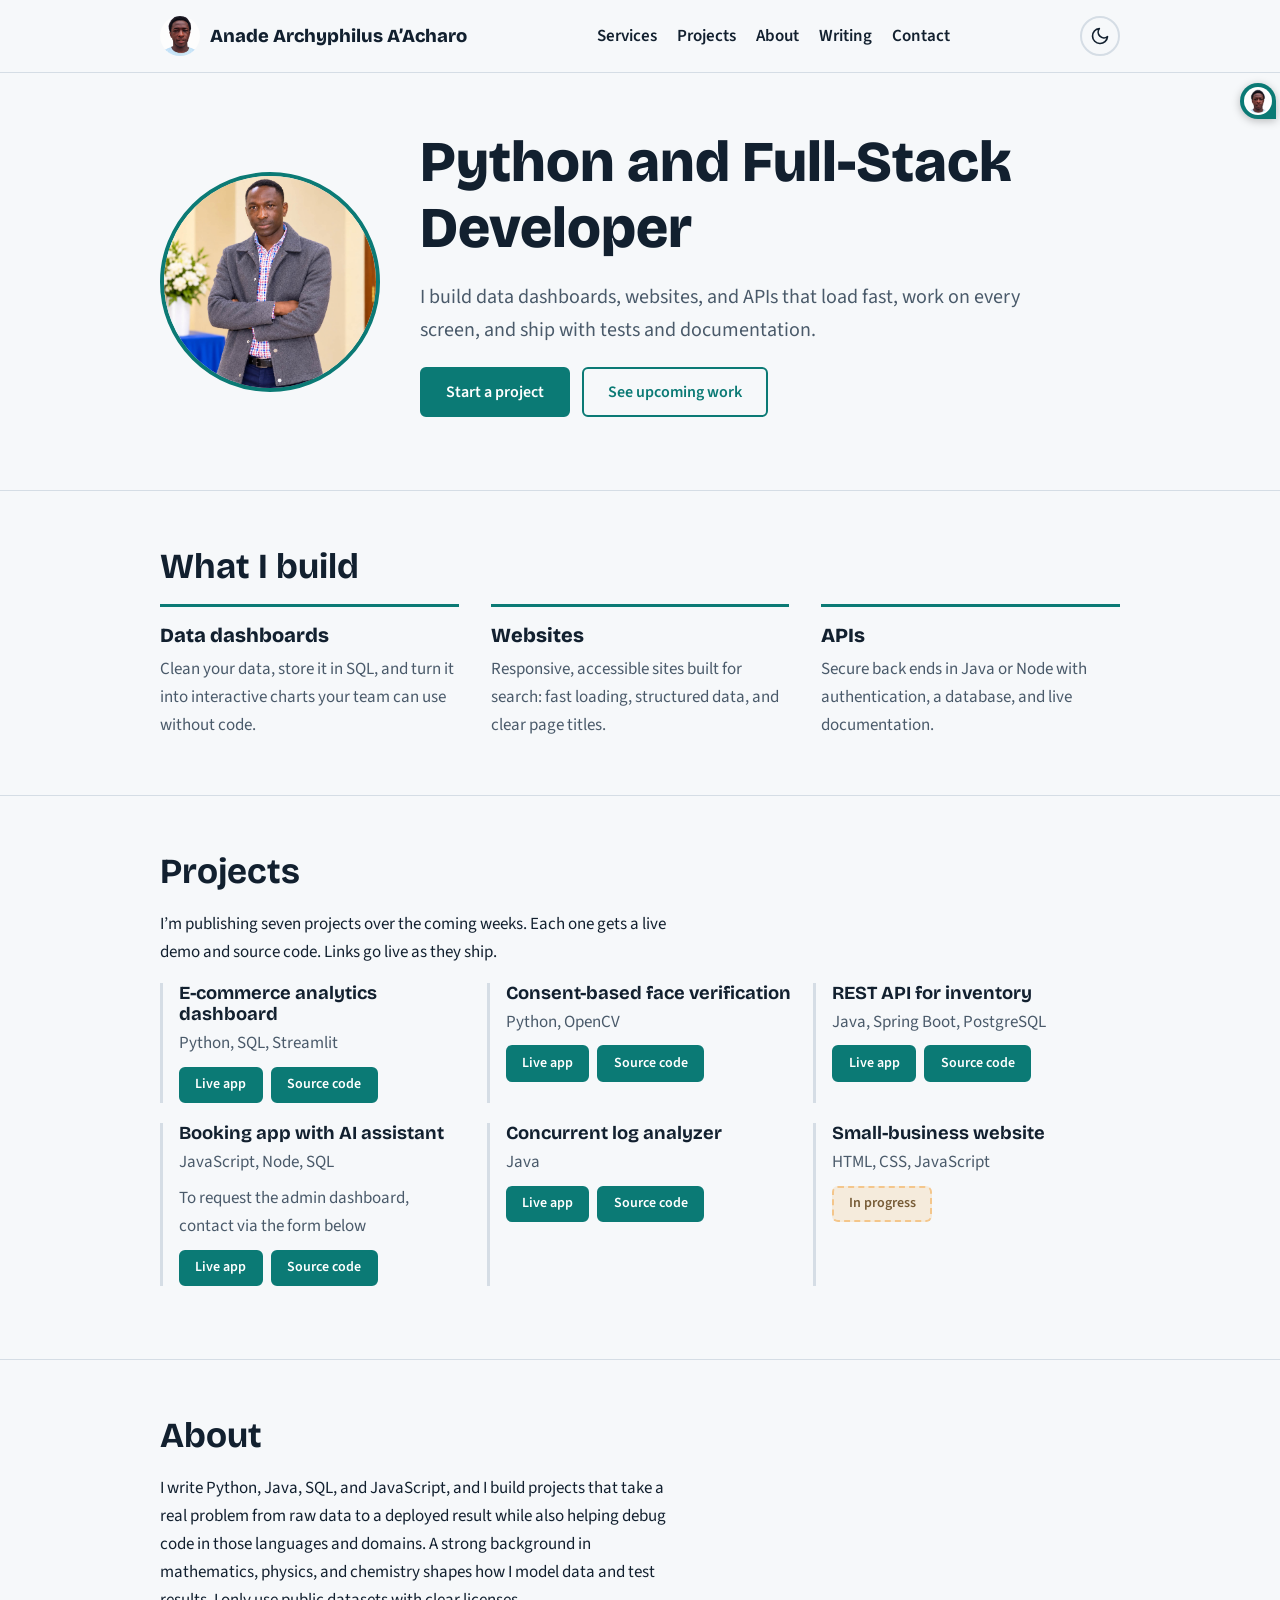
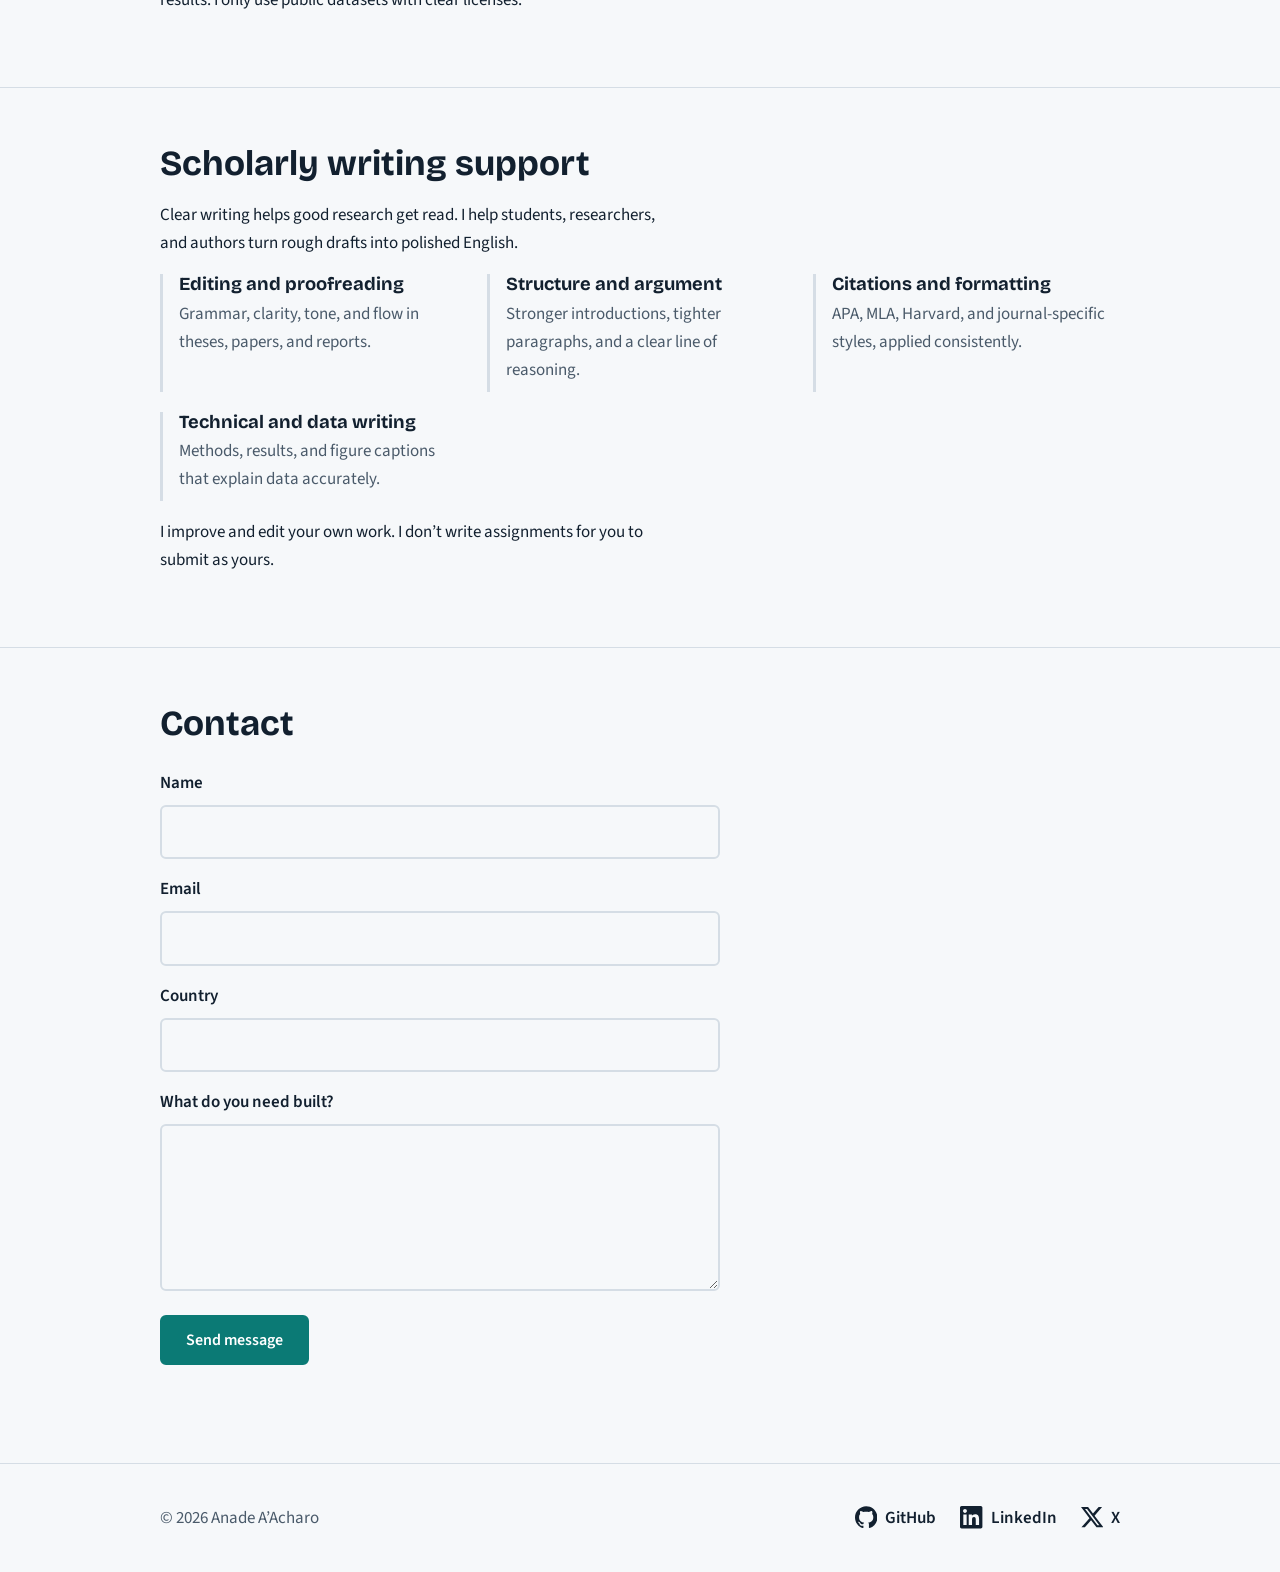
<file: index.html>
<!DOCTYPE html>
<!-- The doctype tells the browser to use modern HTML5 rules. -->
<html lang="en"> <!-- lang helps screen readers and search engines know the language -->
<head>
  <meta charset="UTF-8">
  <!-- Makes the page scale properly on phones: essential for responsiveness -->
  <meta name="viewport" content="width=device-width, initial-scale=1">

  <!-- SEO: the title and description are what Google shows in search results -->
  <title>Anade A’Acharo | Python and Full-Stack Developer | Data Analyst</title>
  <meta name="description" content="Freelance Python and full-stack developer building data dashboards, responsive websites, and REST APIs, with scholarly writing and editing support for clients worldwide.">
  <link rel="canonical" href="https://aachar-0.github.io/">
  <meta name="author" content="Anade A’Acharo">
  <meta name="google-site-verification" content="kUmD4lIhFKWW8tLkcG2VyzNRamqVXwIVjTG7oOq6bxc" />

  <!-- Open Graph / Twitter: the preview card shown when the link is shared on LinkedIn.
       og-image.jpg is a 1200x630 card made by tools/make_og_image.py (face fully visible) -->
  <meta property="og:type" content="website">
  <meta property="og:title" content="Anade A’Acharo | Python and Full-Stack Developer | Data Analyst">
  <meta property="og:description" content="Data dashboards, websites, and APIs built to be fast, tested, and documented.">
  <meta property="og:url" content="https://aachar-0.github.io/">
  <meta property="og:image" content="https://aachar-0.github.io/assets/og-image.jpg">
  <meta property="og:image:width" content="1200">
  <meta property="og:image:height" content="630">
  <meta property="og:image:alt" content="Portrait of Anade A’Acharo, Python and full-stack developer">
  <meta name="twitter:card" content="summary_large_image">

  <!-- Structured data: tells search engines exactly who this page is about -->
  <script type="application/ld+json">
  {
    "@context": "https://schema.org",
    "@type": "Person",
    "name": "Anade A’Acharo",
    "jobTitle": "Python and Full-Stack Developer",
    "url": "https://aachar-0.github.io/",
    "image": "https://aachar-0.github.io/assets/photo.jpg",
    "sameAs": ["https://github.com/AAchar-0", "https://www.linkedin.com/in/anade-archyphilus-acharo-9b83a5324/", "https://x.com/a_acharo"],
    "knowsAbout": ["Python", "Java", "JavaScript", "SQL", "Data visualization", "REST APIs", "Applied mathematics", "Academic editing", "Scholarly writing"]
  }
  </script>

  <!-- Fonts load from Google; the fallback fonts in the CSS show while they download -->
  <link rel="preconnect" href="https://fonts.googleapis.com">
  <link rel="preconnect" href="https://fonts.gstatic.com" crossorigin>
  <link href="https://fonts.googleapis.com/css2?family=Bricolage+Grotesque:wght@600;800&family=Source+Sans+3:wght@400;600&display=swap" rel="stylesheet">
  <script>
    /* Runs before the page paints: re-applies the theme the visitor chose last time */
    try { var t = localStorage.getItem('theme'); if (t) document.documentElement.dataset.theme = t; } catch (e) {}
  </script>
  <link rel="stylesheet" href="css/style.css">
</head>
<body>
  <!-- Skip link: lets keyboard users jump past the menu (accessibility) -->
  <a class="skip" href="#main">Skip to content</a>

  <header class="site-header">
    <div class="scroll-progress" aria-hidden="true"></div>
    <a class="brand" href="#top"><img class="logo" src="assets/logo.jpeg" width="40" height="40" alt="A passport size image of Anade Archyphilus A’Acharo"> <span>Anade Archyphilus A’Acharo</span></a>
    <nav id="nav" aria-label="Main">
      <a href="#services">Services</a>
      <a href="#projects">Projects</a>
      <a href="#about">About</a>
      <a href="#writing">Writing</a>
      <a href="#contact">Contact</a>
    </nav>
    <div class="header-actions">
      <!-- Theme button: script.js swaps the icon and the label -->
      <button class="theme-btn" type="button" aria-label="Switch to dark theme" data-mode="light"><span aria-hidden="true">
          <!-- Outline moon (shown in light mode) and outline sun (shown in dark mode). They take the text colour. -->
          <svg class="icon-moon" viewBox="0 0 24 24" fill="none" stroke="currentColor" stroke-width="2" stroke-linecap="round" stroke-linejoin="round"><path d="M21 12.8A9 9 0 1 1 11.2 3a7 7 0 0 0 9.8 9.8z"/></svg>
          <svg class="icon-sun" viewBox="0 0 24 24" fill="none" stroke="currentColor" stroke-width="2" stroke-linecap="round" stroke-linejoin="round"><circle cx="12" cy="12" r="4"/><path d="M12 2v2M12 20v2M4.93 4.93l1.41 1.41M17.66 17.66l1.41 1.41M2 12h2M20 12h2M4.93 19.07l1.41-1.41M17.66 6.34l1.41-1.41"/></svg>
        </span></button>
      <button class="menu-btn" aria-expanded="false" aria-controls="nav">Menu</button>
    </div>
  </header>

  <!-- Photo scroll handle: replaces the browser's scrollbar on wide screens with a mouse (see style.css section 11) -->
  <div class="scroll-thumb" aria-hidden="true" hidden>
    <span class="scroll-thumb-disc"><img src="assets/logo.jpeg" alt="" width="40" height="40"></span>
  </div>

  <main id="main">
    <!-- HERO: one h1 per page is an SEO rule -->
    <section class="hero" id="top">
      <img class="photo" src="assets/photo.jpg" width="220" height="220"
           alt="Portrait of Anade A’Acharo, Python and full-stack developer">
      <div>
        <h1>Python and Full-Stack Developer</h1>
        <p class="lead">I build data dashboards, websites, and APIs that load fast, work on every screen, and ship with tests and documentation.</p>
        <p class="actions">
          <a class="btn" href="#contact">Start a project</a>
          <a class="btn ghost" href="#projects">See upcoming work</a>
        </p>
      </div>
    </section>

    <section id="services">
      <h2>What I build</h2>
      <dl class="services">
        <div><dt>Data dashboards</dt>
          <dd>Clean your data, store it in SQL, and turn it into interactive charts your team can use without code.</dd></div>
        <div><dt>Websites</dt>
          <dd>Responsive, accessible sites built for search: fast loading, structured data, and clear page titles.</dd></div>
        <div><dt>APIs</dt>
          <dd>Secure back ends in Java or Node with authentication, a database, and live documentation.</dd></div>
      </dl>
    </section>

    <section id="projects">
      <h2>Projects</h2>
      <p>I’m publishing seven projects over the coming weeks. Each one gets a live demo and source code. Links go live as they ship.</p>
      <!-- Status chips: "Live" and "Source code" are links. "In progress" and "Planned" are plain labels
           until a project ships. When it does, replace its label with link chips like the first card. -->
      <ul class="projects">
        <li><h3>E-commerce analytics dashboard</h3><p>Python, SQL, Streamlit</p>
          <div class="chips">
            <a class="chip chip-live" href="https://aacharo-retail-analytics.streamlit.app/" rel="noopener">Live app</a>
            <a class="chip chip-live" href="https://github.com/AAchar-0/ecommerce-analytics-dashboard" rel="noopener">Source code</a>
          </div></li>
        <li><h3>Consent-based face verification</h3><p>Python, OpenCV</p>
          <div class="chips">
           <a class="chip chip-live" href="https://face-verification-demo.streamlit.app" rel="noopener">Live app</a>
           <a class="chip chip-live" href="https://github.com/AAchar-0/face-verification-system" rel="noopener">Source code</a>
        </div></li>
        <li><h3>REST API for inventory</h3><p>Java, Spring Boot, PostgreSQL</p>
          <div class="chips">
           <a class="chip chip-live" href="https://aachar-0.github.io/inventory-api/" rel="noopener">Live app</a>
           <a class="chip chip-live" href="https://github.com/AAchar-0/inventory-api" rel="noopener">Source code</a>  
          </div></li>
        <li><h3>Booking app with AI assistant</h3><p>JavaScript, Node, SQL</p>
          <p class="note">To request the admin dashboard, contact via the form below</p>
          <div class="chips">
            <a class="chip chip-live" href="https://aachar-0.github.io/booking-assistant/" rel="noopener">Live app</a>
            <a class="chip chip-live" href="https://github.com/AAchar-0/booking-assistant" rel="noopener">Source code</a>
          </div></li>
        <li><h3>Concurrent log analyzer</h3><p>Java</p>
          <div class="chips">
             <a class="chip chip-live" href="https://log-analyzer-vjuz.onrender.com" rel="noopener">Live app</a>
             <a class="chip chip-live" href="https://github.com/AAchar-0/log-analyzer" rel="noopener">Source code</a>
          </div></li>
        <li><h3>Small-business website</h3><p>HTML, CSS, JavaScript</p>
          <div class="chips"><span class="chip chip-progress">In progress</span></div></li>
      </ul>
    </section>

    <section id="about">
      <h2>About</h2>
      <p>I write Python, Java, SQL, and JavaScript, and I build projects that take a real problem from raw data to a deployed result while also helping debug code in those languages and domains. A strong background in mathematics, physics, and chemistry shapes how I model data and test results. I only use public datasets with clear licenses.</p>
    </section>

    <section id="writing">
      <h2>Scholarly writing support</h2>
      <p>Clear writing helps good research get read. I help students, researchers, and authors turn rough drafts into polished English.</p>
      <ul class="projects">
        <li><h3>Editing and proofreading</h3><p>Grammar, clarity, tone, and flow in theses, papers, and reports.</p></li>
        <li><h3>Structure and argument</h3><p>Stronger introductions, tighter paragraphs, and a clear line of reasoning.</p></li>
        <li><h3>Citations and formatting</h3><p>APA, MLA, Harvard, and journal-specific styles, applied consistently.</p></li>
        <li><h3>Technical and data writing</h3><p>Methods, results, and figure captions that explain data accurately.</p></li>
      </ul>
      <p>I improve and edit your own work. I don’t write assignments for you to submit as yours.</p>
    </section>

    <section id="contact">
      <h2>Contact</h2>
      <!-- Formspree receives the message and emails it to you -->
      <form id="contact-form" action="https://formspree.io/f/xkjrjvyl" method="POST">
        <label for="name">Name</label>
        <input id="name" name="name" type="text" autocomplete="name" required>
        <label for="email">Email</label>
        <input id="email" name="email" type="email" autocomplete="email" required>
        <label for="country">Country</label>
        <input id="country" name="country" type="text" autocomplete="country-name">
        <label for="message">What do you need built?</label>
        <textarea id="message" name="message" rows="5" required></textarea>
        <input type="text" name="_gotcha" style="display:none" tabindex="-1" autocomplete="off">
        <input type="hidden" name="view_in_archive" value="https://contact-archive.anadeacharo.workers.dev/admin">
        <button class="btn" type="submit">Send message</button>
        <p id="form-status" role="status"></p>
      </form>
    </section>
  </main>

  <footer>
    <p>© <span id="year">2026</span> Anade A’Acharo</p>

    <!-- Social links: each icon is an inline SVG that takes the text colour (currentColor) -->
    <ul class="social" aria-label="Social media">
      <li>
        <a href="https://github.com/AAchar-0" rel="noopener">
          <svg viewBox="0 0 24 24" aria-hidden="true"><path d="M12 .297c-6.63 0-12 5.373-12 12 0 5.303 3.438 9.8 8.205 11.385.6.113.82-.258.82-.577 0-.285-.01-1.04-.015-2.04-3.338.724-4.042-1.61-4.042-1.61C4.422 18.07 3.633 17.7 3.633 17.7c-1.087-.744.084-.729.084-.729 1.205.084 1.838 1.236 1.838 1.236 1.07 1.835 2.809 1.305 3.495.998.108-.776.417-1.305.76-1.605-2.665-.3-5.466-1.332-5.466-5.93 0-1.31.465-2.38 1.235-3.22-.135-.303-.54-1.523.105-3.176 0 0 1.005-.322 3.3 1.23.96-.267 1.98-.399 3-.405 1.02.006 2.04.138 3 .405 2.28-1.552 3.285-1.23 3.285-1.23.645 1.653.24 2.873.12 3.176.765.84 1.23 1.91 1.23 3.22 0 4.61-2.805 5.625-5.475 5.92.42.36.81 1.096.81 2.22 0 1.606-.015 2.896-.015 3.286 0 .315.21.69.825.57C20.565 22.092 24 17.592 24 12.297c0-6.627-5.373-12-12-12"/></svg>
          <span>GitHub</span>
        </a>
      </li>
      <li>
        <a href="https://www.linkedin.com/in/anade-archyphilus-acharo-9b83a5324/" rel="noopener">
          <svg viewBox="0 0 24 24" aria-hidden="true"><path d="M20.447 20.452h-3.554v-5.569c0-1.328-.027-3.037-1.852-3.037-1.853 0-2.136 1.445-2.136 2.939v5.667H9.351V9h3.414v1.561h.046c.477-.9 1.637-1.85 3.37-1.85 3.601 0 4.267 2.37 4.267 5.455v6.286zM5.337 7.433c-1.144 0-2.063-.926-2.063-2.065 0-1.138.92-2.063 2.063-2.063 1.14 0 2.064.925 2.064 2.063 0 1.139-.925 2.065-2.064 2.065zm1.782 13.019H3.555V9h3.564v11.452zM22.225 0H1.771C.792 0 0 .774 0 1.729v20.542C0 23.227.792 24 1.771 24h20.451C23.2 24 24 23.227 24 22.271V1.729C24 .774 23.2 0 22.222 0h.003z"/></svg>
          <span>LinkedIn</span>
        </a>
      </li>
      <li>
        <!-- Replace YOUR-X-HANDLE with your real X username, without the @ -->
        <a href="https://x.com/a_acharo" rel="noopener">
          <svg viewBox="0 0 24 24" aria-hidden="true"><path d="M18.901 1.153h3.68l-8.04 9.19L24 22.846h-7.406l-5.8-7.584-6.638 7.584H.474l8.6-9.83L0 1.154h7.594l5.243 6.932ZM17.61 20.644h2.039L6.486 3.24H4.298Z"/></svg>
          <span>X</span>
        </a>
      </li>
    </ul>
  </footer>

  <!-- defer: the script runs after the page has loaded -->
  <script src="js/script.js" defer></script>
  <script src="js/warmup.js" defer></script>
</body>
</html>
</file>
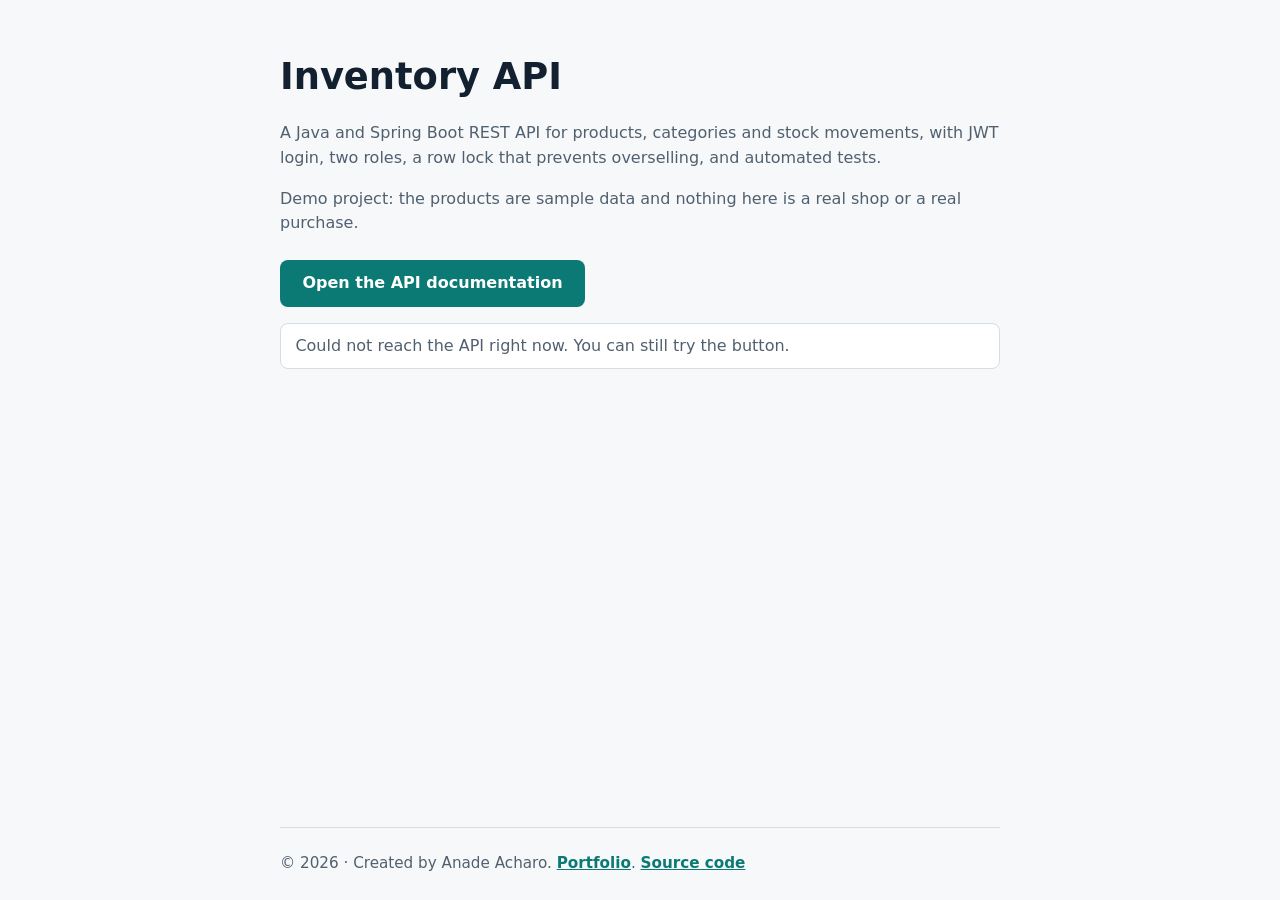
<file: inventory-api/index.html>
<!DOCTYPE html>
<html lang="en">
<head>
  <meta charset="utf-8">
  <meta name="viewport" content="width=device-width, initial-scale=1">
  <title>Inventory API</title>
  <meta name="description" content="Java and Spring Boot REST API for products, categories and stock movements, with JWT login.">
  <script>
  try { var t = localStorage.getItem('theme'); if (t) document.documentElement.dataset.theme = t; } catch (e) {}
  </script>
  <style>
   :root { color-scheme: light dark; --bg:#f6f8fa; --panel:#ffffff; --ink:#12202f; --muted:#51606f; --line:#d5dde5; --accent:#0b7a75; --accent-ink:#ffffff; }
@media (prefers-color-scheme: dark) {
  :root:not([data-theme="light"]) { --bg:#101a24; --panel:#17232f; --ink:#e8eef3; --muted:#a6b4c2; --line:#2a3a4a; --accent:#4fc3bc; --accent-ink:#08201f; }
}
:root[data-theme="light"] { color-scheme: light; }
:root[data-theme="dark"] { color-scheme: dark; --bg:#101a24; --panel:#17232f; --ink:#e8eef3; --muted:#a6b4c2; --line:#2a3a4a; --accent:#4fc3bc; --accent-ink:#08201f; }
    body { margin:0; min-height:100vh; display:flex; flex-direction:column; background:var(--bg); color:var(--ink);
           font:16px/1.55 system-ui,-apple-system,"Segoe UI",Roboto,sans-serif; }
    main { flex:1; width:min(720px,100% - 2.5rem); margin:0 auto; padding-block:3rem 1rem; }
    h1 { margin:0 0 .5rem; font-size:clamp(1.7rem,4vw,2.3rem); }
    p { color:var(--muted); }
    .btn { display:inline-block; margin-top:.5rem; padding:.7rem 1.4rem; border-radius:8px; font-weight:600;
           background:var(--accent); color:var(--accent-ink); text-decoration:none; }
    .status { margin-top:1rem; padding:.6rem .9rem; background:var(--panel); border:1px solid var(--line); border-radius:8px; }
    a:focus-visible { outline:3px solid #1a5fd0; outline-offset:2px; }
    footer { width:min(720px,100% - 2.5rem); margin:2rem auto 0; padding-block:1.5rem; border-top:1px solid var(--line);
             color:var(--muted); font-size:.95rem; }
    footer p { margin:0; }
    footer a { color:var(--accent); font-weight:600; }
  </style>
</head>
<body>
  <main>
    <h1>Inventory API</h1>
    <p>A Java and Spring Boot REST API for products, categories and stock movements, with JWT login, two roles,
       a row lock that prevents overselling, and automated tests.</p>
    <p>Demo project: the products are sample data and nothing here is a real shop or a real purchase.</p>
    <a class="btn" id="open" href="https://inventory-api-jl5m.onrender.com/docs">Open the API documentation</a>
    <p class="status" id="status" role="status" aria-live="polite">Waking up the live API...</p>
  </main>

  <footer>
    <p>&copy; <span id="year">2026</span> &middot; Created by Anade Acharo.
       <a href="https://aachar-0.github.io/" rel="noopener">Portfolio</a>.
       <a href="https://github.com/AAchar-0/inventory-api" rel="noopener">Source code</a></p>
  </footer>

  <script>
    // WHY THIS PAGE EXISTS: this page is hosted on GitHub Pages, which never sleeps, so it opens instantly.
    // The API runs on Render's free plan, which sleeps when idle and needs up to a minute to wake.
    // As soon as this page loads, it sends the API a cheap request so the API wakes up while the visitor reads.
    // The address below must be your real Render address (copy it from the Render dashboard).
    const API = "https://inventory-api-jl5m.onrender.com";
    const status = document.getElementById("status");
    document.getElementById("year").textContent = new Date().getFullYear();
    document.getElementById("open").href = API + "/docs";

    const started = Date.now();
    const timer = setInterval(() => {
      status.textContent = "Waking up the live API... " + Math.round((Date.now() - started) / 1000) + " s (free hosting can take about a minute)";
    }, 1000);

    // mode "no-cors": we cannot read the answer, but we do learn when the server has answered at all.
    // /v3/api-docs also makes the server prepare the documentation, so the next page opens faster.
    fetch(API + "/v3/api-docs", { mode: "no-cors", cache: "no-store" })
      .then(() => { clearInterval(timer); status.textContent = "The API is awake. The documentation will open quickly."; })
      .catch(() => { clearInterval(timer); status.textContent = "Could not reach the API right now. You can still try the button."; });
  </script>
</body>
</html>
</file>
<file: css/style.css>
/* ---------- 1. Design tokens ----------
   Variables (custom properties) store colours once so you can change the
   whole theme in one place. var(--name) reads them back. */
:root {
  --bg: #f6f8fa;
  --ink: #12202f;
  --muted: #4a5a6a;
  --line: #d5dde5;
  --accent: #0b7a75;
  --accent-ink: #ffffff;
  --focus: #f2a541;
  color-scheme: light dark;
}
:root[data-theme="light"] { color-scheme: light; }

/* Dark mode: applies automatically when the visitor's device is set to dark,
   unless the visitor chose light with the theme button */
@media (prefers-color-scheme: dark) {
  :root:not([data-theme="light"]) {
    --bg: #101a24;
    --ink: #e8eef3;
    --muted: #a3b2c0;
    --line: #2a3a4a;
    --accent: #4fc3bc;
    --accent-ink: #08201f;
  }
}

/* Manual choice: the theme button sets data-theme="dark" on the page */
:root[data-theme="dark"] {
  color-scheme: dark;
  --bg: #101a24;
  --ink: #e8eef3;
  --muted: #a3b2c0;
  --line: #2a3a4a;
  --accent: #4fc3bc;
  --accent-ink: #08201f;
}

/* ---------- 2. Base ---------- */
* { box-sizing: border-box; }           /* padding no longer widens elements */
html { scroll-behavior: smooth; scroll-padding-top: 5rem; } /* stops the sticky header covering section titles */
body {
  margin: 0;
  background: var(--bg);
  color: var(--ink);
  font: 1.0625rem/1.65 "Source Sans 3", system-ui, sans-serif; /* fallback stack */
}
h1, h2, h3 { font-family: "Bricolage Grotesque", system-ui, sans-serif; line-height: 1.15; }
h1 { font-size: clamp(2.2rem, 6vw, 3.6rem); font-weight: 800; margin: 0 0 1rem; }
h2 { font-size: clamp(1.6rem, 4vw, 2.2rem); margin: 0 0 1rem; }
a { color: var(--accent); }
img { max-width: 100%; height: auto; }  /* images never overflow on small screens */
p { max-width: 65ch; } 
.note{ max-width: 50ch; }                 /* readable line length */

/* Visible keyboard focus: an accessibility requirement */
:focus-visible { outline: 3px solid var(--focus); outline-offset: 3px; }

.skip { position: absolute; left: -999px; }
.skip:focus { left: 1rem; top: 1rem; background: var(--bg); padding: .5rem 1rem; z-index: 10; }

/* ---------- 3. Layout ----------
   padding-inline uses max() so content keeps a comfortable margin on phones
   and centres itself inside a 960px column on large screens. */
section, .site-header, footer {
  padding-inline: max(1.25rem, calc((100% - 960px) / 2));
}
section { padding-block: 3.5rem; border-top: 1px solid var(--line); }

.site-header {
  display: flex; flex-wrap: wrap; align-items: center; justify-content: space-between;
  gap: .75rem; padding-block: 1rem;
  position: sticky; top: 0; background: var(--bg); z-index: 5;
  border-bottom: 1px solid var(--line);
}
.brand {
  display: flex; align-items: center; gap: .6rem;
  font: 800 1.15rem "Bricolage Grotesque", sans-serif; text-decoration: none; color: var(--ink);
}
nav { display: flex; gap: 1.25rem; }
nav a { text-decoration: none; color: var(--ink); font-weight: 600; }
nav a:hover { color: var(--accent); }
.logo { width: 40px; height: 40px; border-radius: 50%; object-fit: cover; flex: none; }
.header-actions { display: flex; gap: .5rem; align-items: center; }
.theme-btn { background: none; border: 2px solid var(--line); border-radius: 50%; width: 2.5rem; height: 2.5rem;
  padding: 0; display: inline-flex; align-items: center; justify-content: center;
  color: var(--ink);                 /* near-black in light mode, near-white in dark mode */
  cursor: pointer; line-height: 1; }
.theme-btn:hover { border-color: var(--accent); }
.theme-btn svg { width: 1.25rem; height: 1.25rem; display: block; }   /* outline icons: stroke = currentColor */
.theme-btn .icon-sun { display: none; }                                /* light mode shows the moon ... */
.theme-btn[data-mode="dark"] .icon-sun { display: block; }             /* ... dark mode shows the sun */
.theme-btn[data-mode="dark"] .icon-moon { display: none; }
.menu-btn { display: none; }

/* ---------- 4. Hero: photo beside text, stacked on phones ---------- */
.hero { display: grid; grid-template-columns: 220px 1fr; gap: 2.5rem; align-items: center; border-top: 0; }
.photo { border-radius: 50%; object-fit: cover; border: 4px solid var(--accent); }
.lead { font-size: 1.25rem; color: var(--muted); }
.actions { display: flex; flex-wrap: wrap; gap: .75rem; }

.btn {
  display: inline-block; padding: .75rem 1.5rem; border: 2px solid var(--accent);
  background: var(--accent); color: var(--accent-ink);
  font: 600 1rem "Source Sans 3", sans-serif; border-radius: 6px; text-decoration: none; cursor: pointer;
}
.btn.ghost { background: transparent; color: var(--accent); }
.btn:hover { filter: brightness(1.1); }

/* ---------- 5. Services: a definition list divided by rules, not cards ---------- */
.services { display: grid; grid-template-columns: repeat(3, 1fr); gap: 2rem; margin: 0; }
.services div { border-top: 3px solid var(--accent); padding-top: 1rem; }
.services dt { font: 800 1.25rem "Bricolage Grotesque", sans-serif; }
.services dd { margin: .5rem 0 0; color: var(--muted); }

/* ---------- 6. Projects: auto-fit grid wraps by itself, no media query needed ---------- */
.projects { list-style: none; padding: 0; display: grid; gap: 1.25rem;
  grid-template-columns: repeat(auto-fit, minmax(250px, 1fr)); }
.projects li { border-left: 3px solid var(--line); padding-left: 1rem; }
.projects h3 { margin: 0; font-size: 1.15rem; }
.projects p { margin: .25rem 0 .5rem; color: var(--muted); }
.status { font-weight: 600; }

/* ---------- 7. Form ---------- */
form { display: grid; gap: .5rem; max-width: 560px; }
label { font-weight: 600; margin-top: .5rem; }
input, textarea {
  width: 100%; padding: .7rem; font: inherit; color: var(--ink);
  background: transparent; border: 2px solid var(--line); border-radius: 6px;
}
form .btn { justify-self: start; margin-top: 1rem; }

footer { padding-block: 2rem; border-top: 1px solid var(--line); color: var(--muted); }
/* Footer: copyright on the left, social links on the right; stacks on narrow screens */
footer { display: flex; flex-wrap: wrap; align-items: center; justify-content: space-between; gap: 1rem; }
footer p { margin: 0; }
.social { display: flex; flex-wrap: wrap; gap: 1.5rem; list-style: none; margin: 0; padding: 0; }
.social a { display: inline-flex; align-items: center; gap: .5rem; padding: .5rem 0;  /* padding = bigger tap area */
  color: var(--ink); text-decoration: none; font-weight: 600; }
.social a:hover { color: var(--accent); }
.social svg { width: 1.4rem; height: 1.4rem; fill: currentColor; }  /* takes the text colour, so it follows the theme */

/* ---------- 8. Responsive rules: apply only on narrow screens ---------- */
@media (max-width: 720px) {
  /* Header: name on the left; flex:1 on the name pushes the buttons to the top right */
  .brand { flex: 1 1 0; min-width: 0; font-size: 1rem; }
  .header-actions { flex: none; }
  .menu-btn { display: block; background: none; color: var(--ink); border: 2px solid var(--line);
    padding: .4rem .9rem; border-radius: 6px; font: 600 1rem "Source Sans 3", sans-serif; cursor: pointer; }
  /* Dropdown: a panel that hangs directly under the header, on the right,
     below the Menu button. The sticky header is its positioning parent. */
  nav {
    display: none;               /* hidden until Menu is tapped */
    position: absolute;
    top: 100%;                   /* starts right at the bottom edge of the header */
    right: 1.25rem;              /* lines up with the Menu button */
    width: min(260px, calc(100% - 2.5rem));
    flex-direction: column;
    gap: 0;
    background: var(--bg);
    border: 2px solid var(--line);
    border-radius: 10px;
    overflow: hidden;            /* keeps the corners rounded around the links */
    box-shadow: 0 8px 24px rgba(0, 0, 0, .18);
  }
  nav.open { display: flex; }    /* JavaScript adds .open when Menu is tapped */
  /* Each link is a full-width row separated by a bottom border */
  nav a { display: block; padding: .9rem 1.1rem; border-bottom: 1px solid var(--line); }
  nav a:last-child { border-bottom: 0; }
  nav a:hover { background: var(--line); color: var(--ink); }

  /* Hero: one column; big square photo centred with the title underneath */
  .hero { grid-template-columns: 1fr; text-align: left; }
  .photo {
    width: min(100%, 340px);     /* big, but never wider than the screen */
    height: auto;
    aspect-ratio: 1 / 1;         /* keeps it a perfect square */
    justify-self: center;        /* centres it inside the column */
    border-radius: 16px;         /* use 50% instead for a circle */
  }
  .services { grid-template-columns: 1fr; }
}

/* Respect visitors who turn animations off in their system settings */
@media (prefers-reduced-motion: reduce) { html { scroll-behavior: auto; } }


/* ---------- 9. Scroll progress bar ---------- */
/* Hide the browser's own page scrollbar. Scrolling still works with the wheel, touch and keys. */
/* Hide the browser's own page scrollbar on phones and narrow windows. On wide screens with a
   mouse it stays visible, so visitors can drag it. The teal progress bar shows everywhere. */
@media (max-width: 720px), (pointer: coarse), (min-width: 1050px) {
  html { scrollbar-width: none; }             /* Firefox, and current Chrome and Edge */
  html::-webkit-scrollbar { display: none; }  /* older Chrome, Edge and Safari */
}

/* The bar sits just below the header's bottom border (which stays as it is) and grows left to right */
.scroll-progress {
  position: absolute;           /* the sticky header is its positioning parent */
  top: calc(100% + 1px);        /* directly under the header's 1px border */
  left: 0;
  width: 100%;
  height: 4px;                  /* same thickness as the border around the hero photo */
  background: var(--accent);    /* same colour as that photo border; follows the theme */
  transform-origin: left center;
  transform: scaleX(0);         /* 0 = no bar at the top; JavaScript moves it from 0 to 1 */
  transition: transform 80ms linear;   /* smooths jumps, such as pressing End or tapping a menu link */
  pointer-events: none;         /* never blocks clicks on the page underneath */
}

/* People who turn animations off in their system settings get no easing */
@media (prefers-reduced-motion: reduce) { .scroll-progress { transition: none; } }


/* ---------- 10. Project status chips ---------- */
/* Small button-style labels under each project. Links look like the main buttons, only smaller. */
.chips { display: flex; flex-wrap: wrap; gap: .5rem; margin-top: .6rem; }

.chip {
  display: inline-block;
  padding: .4rem .9rem;
  border: 2px solid transparent;
  border-radius: 6px;                 /* same corner as the main buttons */
  font: 600 .875rem/1.4 "Source Sans 3", sans-serif;
  text-decoration: none;
  cursor: pointer;                       /* not clickable by default */
}

/* Finished: clickable and filled teal, like "Start a project" but smaller (Live and Source code share it) */
a.chip-live { background: var(--accent); border-color: var(--accent); color: var(--accent-ink); }
a.chip-live:hover { filter: brightness(1.1); }

/* In progress: not clickable yet, so muted amber with a dashed outline.
   color-mix blends the theme colours, so it adapts to light and dark mode. */
.chip-progress {
  background: color-mix(in srgb, var(--focus) 16%, var(--bg));
  border: 2px dashed color-mix(in srgb, var(--focus) 60%, var(--bg));
  color: color-mix(in srgb, var(--focus) 45%, var(--ink));
}

/* Planned: not clickable yet, so muted grey-blue with a dashed outline */
.chip-planned {
  background: color-mix(in srgb, var(--muted) 10%, var(--bg));
  border: 2px dashed var(--line);
  color: var(--muted);
}


/* ---------- 11. Photo scroll handle (wide screens with a mouse) ---------- */
/* A small round photo rides along the right edge as you scroll, and can be dragged.
   No track line. Hidden on phones, tablets and narrow windows, where the page has no scrollbar. */
.scroll-thumb { display: none; }
@media (min-width: 1050px) and (pointer: fine) {
  .scroll-thumb {
    display: block;
    position: fixed; top: 0; right: 4px;   /* JavaScript moves it down with translateY */
    width: 36px; height: 36px;
    z-index: 20;
    cursor: grab;
    touch-action: none;                    /* lets the pointer drag it without the page scrolling instead */
  }
  .scroll-thumb[hidden] { display: none; } /* page too short to scroll */
  .scroll-thumb.dragging { cursor: grabbing; }
  .scroll-thumb-disc {
    display: block; width: 100%; height: 100%;
    box-sizing: border-box;
    border-radius: 50% 50% 0 50%;          /* round, with a pointed bottom-right corner like the Grammarly bubble */
    background: var(--accent);             /* follows light and dark mode */
    padding: 4px;                          /* room around the white circle */
    box-shadow: 0 2px 8px rgba(0, 0, 0, .25);
    transition: transform 120ms ease;
  }
  .scroll-thumb:hover .scroll-thumb-disc,
  .scroll-thumb.dragging .scroll-thumb-disc { transform: scale(1.12); }
  .scroll-thumb img { display: block; width: 100%; height: 100%; border-radius: 50%; object-fit: cover; object-position: center 20%; background: #fff; padding: 2px; }
}
@media (prefers-reduced-motion: reduce) { .scroll-thumb-disc { transition: none; } }
</file>
